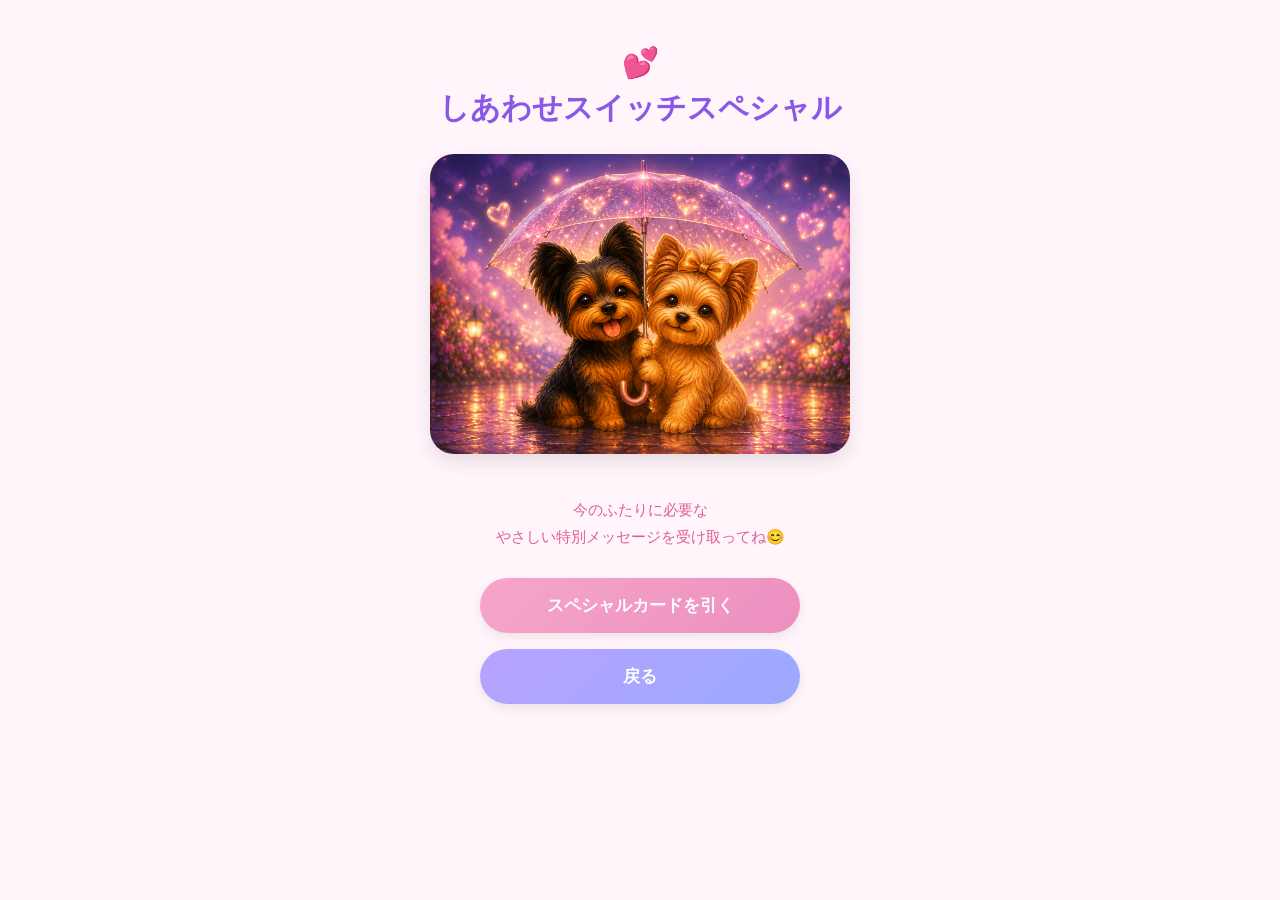
<file: love-special.html>
<!DOCTYPE html>
<html lang="ja">
<head>
<meta charset="UTF-8">
<meta name="viewport" content="width=device-width, initial-scale=1.0">

<title>相性占いスペシャル</title>

<style>
body{
  margin:0;
  padding:20px 14px 40px;
  background:#fff5fb;
  font-family:"Hiragino Kaku Gothic ProN",sans-serif;
  text-align:center;
  color:#6b4b2a;
}

.wrap{
  max-width:620px;
  margin:0 auto;
}

h1{
  color:#8a58e6;
  font-size:30px;
  line-height:1.5;
  margin-bottom:24px;
}

button{
  width:90%;
  max-width:320px;
  margin:0 auto;
  display:block;
  border:none;
  border-radius:30px;
  padding:16px 12px;
  font-size:17px;
  font-weight:bold;
  color:white;
  cursor:pointer;
  background:linear-gradient(135deg,#f6a6c8,#ec8fc0);
  box-shadow:0 4px 12px rgba(0,0,0,0.08);
}

.back{
  background:linear-gradient(135deg,#b8a3ff,#9aa9ff);
}

.card{
  max-width:260px;
  margin:0 auto 18px;
}

.card img{
  width:100%;
  border-radius:18px;
}

.copy-btn{
  margin-top:16px;
}

.hidden{
  display:none;
}

.message{
  margin:18px 0 28px;
  color:#df5d97;
  line-height:1.8;
  font-size:15px;
}

.card-name{
  margin-top:10px;
  font-size:16px;
  font-weight:bold;
  color:#6946d8;
}

.special-message{
  background:white;
  border-radius:24px;
  padding:18px 16px;
  margin:16px auto 18px;
  max-width:480px;
  color:#df5d97;
  font-size:17px;
  font-weight:bold;
  line-height:1.9;
  box-shadow:0 4px 12px rgba(0,0,0,0.05);
  white-space:pre-line;
}

.ai-note{
  max-width:480px;
  margin:0 auto 24px;
  color:#7b5b39;
  font-size:14px;
  line-height:1.8;
}

.hero-img{
  width:90%;
  max-width:420px;
  border-radius:24px;
  margin-bottom:20px;
  box-shadow:0 8px 18px rgba(0,0,0,0.10);
}
</style>
</head>

<body>

<div class="wrap">

<div id="menu">

<h1>
💕<br>
しあわせスイッチスペシャル
</h1>

<img
src="Images/cs_lovely_tarot_1.png"
class="hero-img"
alt="相性占い"
>

<div class="message">
今のふたりに必要な<br>
やさしい特別メッセージを受け取ってね😊
</div>

<button onclick="drawSpecial()">
スペシャルカードを引く
</button>

<button
class="copy-btn back"
onclick="location.href='love.html'"
>
戻る
</button>

</div>

<div id="result" class="hidden">

<h1>💕 スペシャルメッセージ</h1>

<div class="card">
  <img id="cardImage">
  <div id="cardName" class="card-name"></div>
</div>

<div id="specialMessage" class="special-message"></div>

<div class="ai-note">
もっと深く聞きたい時は、<br>
結果をコピーしてAIに送ってみてね😊<br>
「このメッセージを、今のふたりにわかりやすく教えて」<br>
と聞くと受け取りやすいよ🐾
</div>

<button class="copy-btn" onclick="copyResult()">
結果をコピー🌈
</button>

<button
class="copy-btn back"
onclick="backMenu()"
>
戻る
</button>

</div>

</div>

<script>
const cards = [
  [
    "cs_heart_compass.png",
    "心を近づける",
    "無理に答えを出さなくても大丈夫😊\n今は、やさしく気持ちを伝え合う時間を大切にしてね💕"
  ],
  [
    "cs_peace.png",
    "安心の流れ",
    "ふたりの間には、ちゃんと安心できる流れがあるよ🕊\n焦らず、やさしく進んでね🌈"
  ],
  [
    "cs_bloom.png",
    "やさしく育つ",
    "今はゆっくり育っていくタイミング🌸\n急がなくても、ふたりの流れはちゃんと進んでいるよ😊"
  ],
  [
    "cs_universe.png",
    "宇宙応援タイム",
    "見えないところでも、ふたりを応援する流れはちゃんと動いているよ✨\n安心して大丈夫😊"
  ],
  [
    "cs_release.png",
    "力を抜く",
    "ちゃんとしなきゃを少しお休みしてみてね🫧\n自然体のほうが、やさしい空気が流れやすいよ💕"
  ],
  [
    "cs_lucky.png",
    "軽い追い風",
    "ふわっと動いた先に、うれしい流れがありそう🍀\n今日は軽やかさを大切にしてみてね😊"
  ],
  [
    "cs_shine.png",
    "そのままで大丈夫",
    "無理に変わらなくても大丈夫☀️\nふたりらしいペースを大切にしてね💕"
  ],
  [
    "cs_rest.png",
    "少し休憩",
    "今は答えを急がなくても大丈夫🌙\n安心できる時間を増やしてみてね😊"
  ]
];

let resultText = "";

function drawSpecial(){
  const card = cards[Math.floor(Math.random() * cards.length)];

  document.getElementById("menu").classList.add("hidden");
  document.getElementById("result").classList.remove("hidden");

  document.getElementById("cardImage").src = "Images/" + card[0];
  document.getElementById("cardName").textContent = card[1];
  document.getElementById("specialMessage").textContent = card[2];

  resultText =
`【相性占いスペシャル】

${card[1]}

${card[2]}

このメッセージを、
今のふたりにわかりやすく
やさしく教えてください🌈

決めつけず、
安心できる言葉で
短めにお願いします😊`;

  window.scrollTo(0,0);
}

function copyResult(){
  navigator.clipboard.writeText(resultText);
  alert("コピーしたよ🌈");
}

function backMenu(){
  document.getElementById("result").classList.add("hidden");
  document.getElementById("menu").classList.remove("hidden");
  window.scrollTo(0,0);
}
</script>

</body>
</html>
</file>
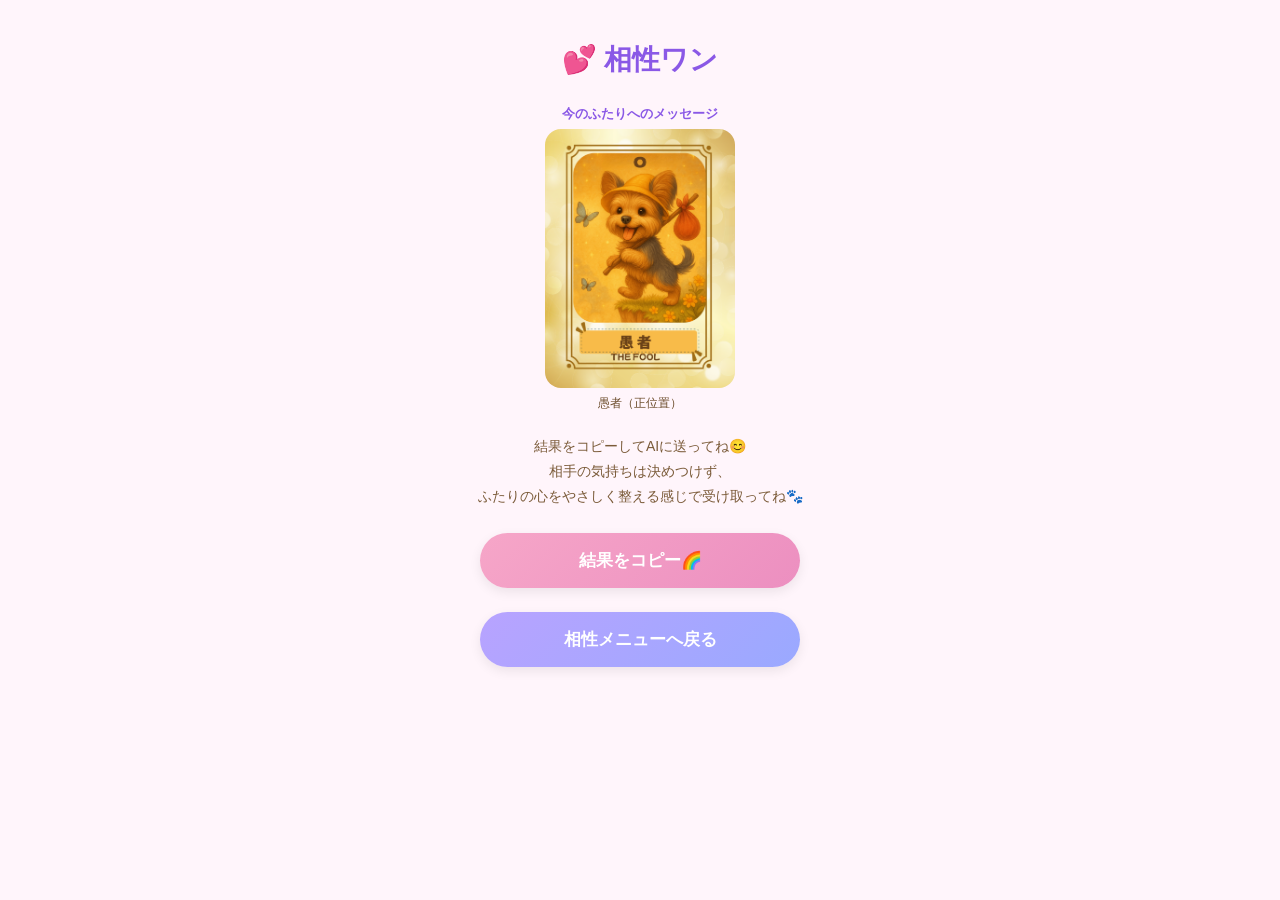
<file: love-tarot.html>
<!DOCTYPE html>
<html lang="ja">
<head>
<meta charset="UTF-8">
<meta name="viewport" content="width=device-width, initial-scale=1.0">
<title>チャッピー＆サリーの相性タロット</title>

<style>
body{
  margin:0;
  padding:20px 14px 40px;
  background:#fff5fb;
  font-family:"Hiragino Kaku Gothic ProN",sans-serif;
  text-align:center;
  color:#6b4b2a;
}

.wrap{
  max-width:620px;
  margin:0 auto;
}

h1{
  color:#8a58e6;
  font-size:28px;
  margin-bottom:24px;
  line-height:1.5;
}

button{
  width:90%;
  max-width:320px;
  margin:0 auto;
  display:block;
  border:none;
  border-radius:30px;
  padding:16px 12px;
  font-size:17px;
  font-weight:bold;
  color:white;
  cursor:pointer;
  background:linear-gradient(135deg,#f6a6c8,#ec8fc0);
  box-shadow:0 4px 12px rgba(0,0,0,0.08);
}

.back{
  background:linear-gradient(135deg,#b8a3ff,#9aa9ff);
}

.card{
  text-align:center;
  width:100%;
}

.card img{
  width:100%;
  border-radius:16px;
  display:block;
}

.reversed{
  transform:rotate(180deg);
}

.card-title{
  color:#8a58e6;
  font-weight:bold;
  font-size:13px;
  margin-bottom:6px;
}

.card-name{
  font-size:12px;
  line-height:1.5;
  margin-top:6px;
}

.one-layout{
  max-width:190px;
  margin:0 auto;
}

.three-layout{
  display:grid;
  grid-template-columns:repeat(3,1fr);
  gap:10px;
  align-items:start;
  justify-items:center;
}

.copy-btn{
  width:100%;
  max-width:320px;
  margin-top:24px;
}

.ai-note{
  max-width:480px;
  margin:22px auto 0;
  color:#7b5b39;
  font-size:14px;
  line-height:1.8;
}

@media(max-width:480px){
  h1{
    font-size:25px;
  }

  button{
    font-size:15px;
    padding:15px 8px;
  }

  .card-title{
    font-size:12px;
  }

  .card-name{
    font-size:11px;
  }

  .three-layout{
    gap:8px;
  }
}
</style>
</head>

<body>

<div class="wrap">

<div id="result">
  <h1 id="title"></h1>
  <div id="cardsArea"></div>

  <div class="ai-note">
    結果をコピーしてAIに送ってね😊<br>
    相手の気持ちは決めつけず、<br>
    ふたりの心をやさしく整える感じで受け取ってね🐾
  </div>

  <button class="copy-btn" onclick="copyResult()">結果をコピー🌈</button>
  <button class="copy-btn back" onclick="location.href='love.html'">相性メニューへ戻る</button>
</div>

</div>

<script>
const cards = [
  ["00_The_Fool.png","愚者"],
  ["01_The_Magician.png","魔術師"],
  ["02_The_High_Priestess.png","女教皇"],
  ["03_The_Empress.png","女帝"],
  ["04_The_Emperor.png","皇帝"],
  ["05_The_Hierophant.png","教皇"],
  ["06_The_Lovers.png","恋人"],
  ["07_The_Chariot.png","戦車"],
  ["08_Strength.png","力"],
  ["09_The_Hermit.png","隠者"],
  ["10_Wheel_of_Fortune.png","運命の輪"],
  ["11_Justice.png","正義"],
  ["12_The_Hanged_Man.png","吊るされた男"],
  ["13_Death.png","死神"],
  ["14_Temperance.png","節制"],
  ["15_The_Devil.png","悪魔"],
  ["16_The_Tower.png","塔"],
  ["17_The_Star.png","星"],
  ["18_The_Moon.png","月"],
  ["19_The_Sun.png","太陽"],
  ["20_Judgement.png","審判"],
  ["21_The_World.png","世界"]
];

const spreads = {
  one:{
    title:"💕 相性ワン",
    layout:"one-layout",
    labels:["今のふたりへのメッセージ"]
  },
  three:{
    title:"💜 相性スリー",
    layout:"three-layout",
    labels:["私の気持ち","相手との関わり方","ふたりの流れ"]
  }
};

let resultText = "";

function shuffle(array){
  return [...array].sort(()=>Math.random()-0.5);
}

function getMode(){
  const params = new URLSearchParams(window.location.search);
  return params.get("mode") || "one";
}

function drawCards(type){
  const spread = spreads[type] || spreads.one;
  const selected = shuffle(cards).slice(0, spread.labels.length);

  document.getElementById("title").textContent = spread.title;

  const area = document.getElementById("cardsArea");
  area.className = spread.layout;
  area.innerHTML = "";

  resultText = `【${spread.title}】\n\n`;

  selected.forEach((card,index)=>{
    const direction = Math.random() > 0.5 ? "正位置" : "逆位置";
    const reverseClass = direction === "逆位置" ? "reversed" : "";
    const label = spread.labels[index];

    area.innerHTML += `
      <div class="card">
        <div class="card-title">${label}</div>

        <img
          src="Images/${card[0]}"
          class="${reverseClass}"
          alt="${card[1]}"
        >

        <div class="card-name">
          ${card[1]}（${direction}）
        </div>
      </div>
    `;

    resultText += `${label}：${card[1]}（${direction}）\n`;
  });

  if(type === "three"){
    resultText += `\nこのカードをもとに、今のふたりの流れ\n`;
  }else{
    resultText += `\n今のふたりに必要なメッセージをやさしく短く教えてください💕\n`;
  }

  resultText += `相手の気持ちは決めつけず、 ふたりの心を整えるような感じで、 安心できる言葉でお願いします😊`;

  window.scrollTo(0,0);
}

function copyResult(){
  navigator.clipboard.writeText(resultText);
  alert("コピーしたよ🌈");
}

window.addEventListener("DOMContentLoaded",()=>{
  drawCards(getMode());
});
</script>

</body>
</html>
</file>
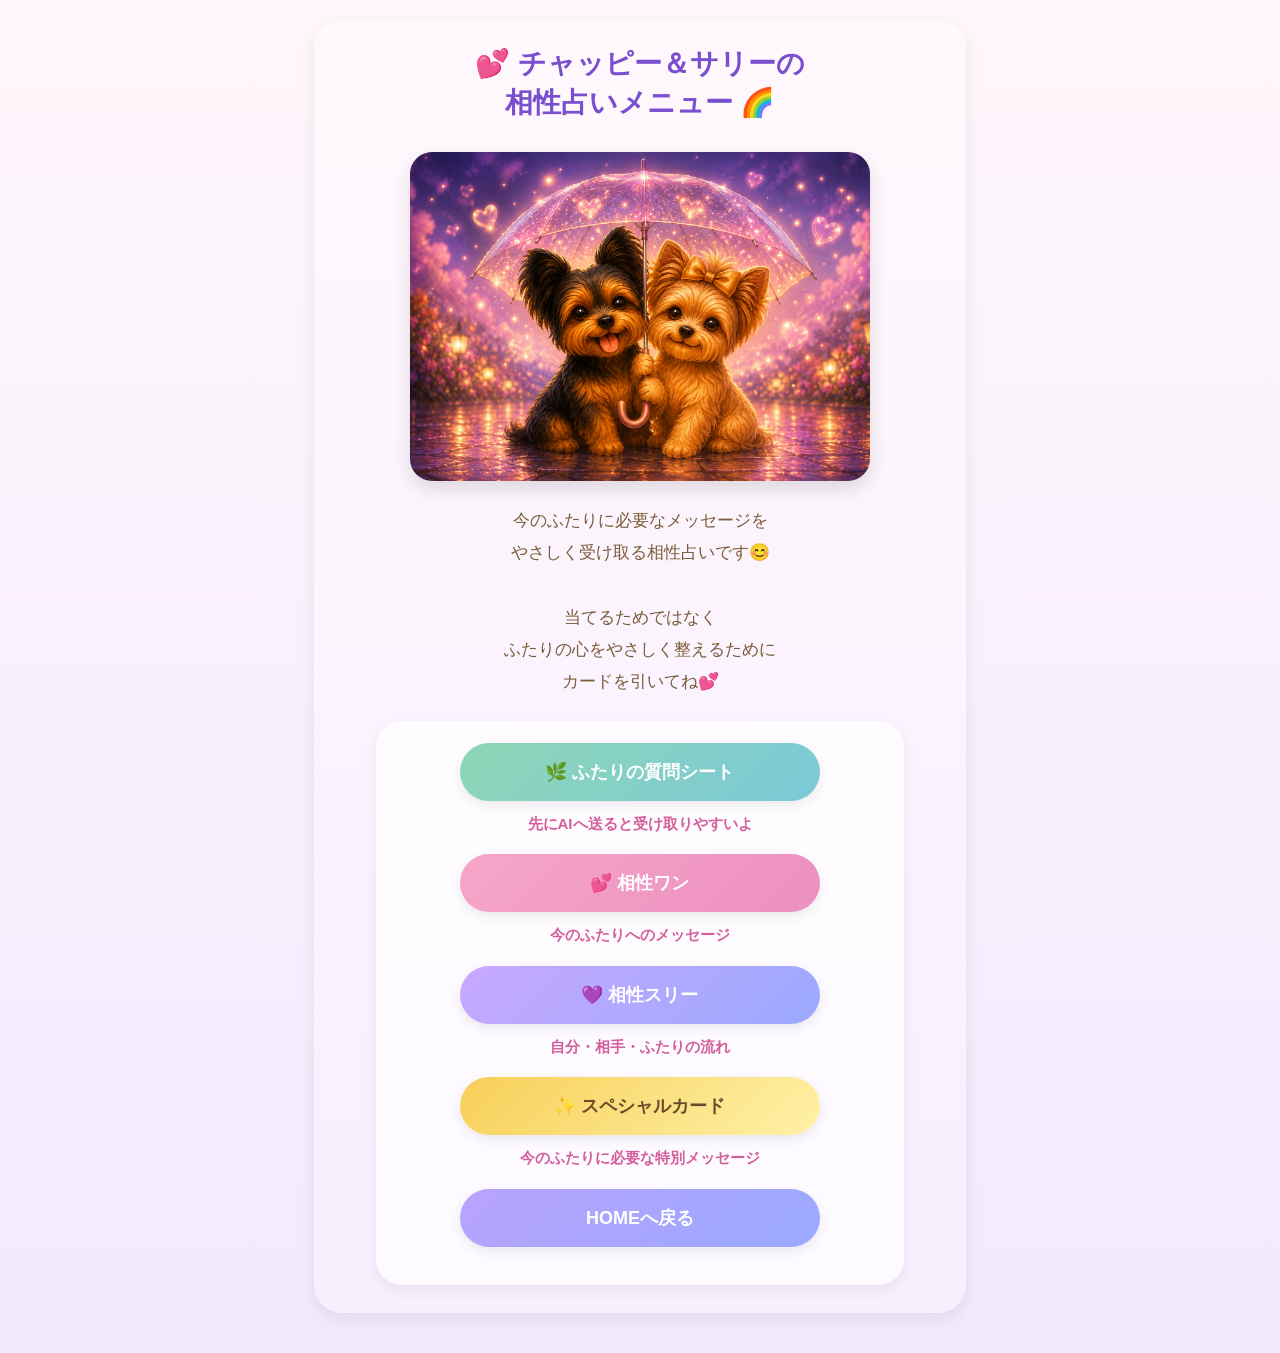
<file: love.html>
<!DOCTYPE html>
<html lang="ja">
<head>
<meta charset="UTF-8">
<meta name="viewport" content="width=device-width, initial-scale=1.0">
<title>チャッピー＆サリーの相性占いメニュー</title>

<style>
body{
  font-family:"Hiragino Kaku Gothic ProN", sans-serif;
  text-align:center;
  background:linear-gradient(180deg,#fff7fb 0%,#f3e9ff 100%);
  padding:20px 14px 40px;
  color:#5b3a1e;
  margin:0;
}

.main-card{
  width:92%;
  max-width:620px;
  margin:0 auto;
  background:linear-gradient(180deg,rgba(255,248,252,0.96),rgba(248,239,255,0.94));
  border-radius:28px;
  padding:24px 16px 28px;
  box-shadow:0 6px 18px rgba(0,0,0,0.08);
}

h1{
  font-size:28px;
  line-height:1.4;
  margin:0 0 14px;
  color:#7a4fcf;
}

.hero-img{
  width:90%;
  max-width:460px;
  border-radius:22px;
  margin:16px 0 20px;
  box-shadow:0 8px 18px rgba(0,0,0,0.12);
}

.desc{
  font-size:17px;
  line-height:1.9;
  margin:0 0 22px;
  color:#7b5b39;
  white-space:pre-line;
}

.menu-card{
  width:92%;
  max-width:500px;
  margin:18px auto 0;
  padding:22px 14px;
  background:rgba(255,255,255,0.76);
  border-radius:26px;
  box-shadow:0 6px 16px rgba(0,0,0,0.06);
}

button{
  width:90%;
  max-width:360px;
  margin:0 auto 16px;
  display:block;
  border:none;
  border-radius:30px;
  padding:17px 12px;
  font-size:18px;
  font-weight:bold;
  color:white;
  cursor:pointer;
  box-shadow:0 4px 12px rgba(0,0,0,0.08);
}

.btn-love{
  background:linear-gradient(135deg,#f6a6c8,#ec8fc0);
}

.btn-purple{
  background:linear-gradient(135deg,#c8a8ff,#9aa9ff);
}

.btn-gold{
  background:linear-gradient(135deg,#f7cf58,#fff1a8);
  color:#6b4b2a;
}

.btn-green{
  background:linear-gradient(135deg,#8fd6b5,#7bc9d8);
}

.back{
  background:linear-gradient(135deg,#b8a3ff,#9aa9ff);
  font-weight:900;
}

.caption{
  font-size:15px;
  line-height:1.7;
  color:#d45f9d;
  font-weight:bold;
  margin:-6px 0 18px;
}

.hidden{
  display:none;
}

.question-card{
  width:92%;
  max-width:500px;
  margin:18px auto 0;
  padding:22px 14px;
  background:rgba(255,255,255,0.82);
  border-radius:26px;
  box-shadow:0 6px 16px rgba(0,0,0,0.06);
}

.input-box{
  margin:16px auto;
  text-align:left;
}

label{
  display:block;
  font-weight:bold;
  color:#7a4fcf;
  margin-bottom:8px;
  font-size:15px;
}

.example{
  font-size:13px;
  color:#9a7b5d;
  line-height:1.6;
  margin-bottom:8px;
}

textarea{
  width:100%;
  min-height:74px;
  border:2px solid #f3b6d0;
  border-radius:18px;
  padding:12px;
  font-size:15px;
  font-family:inherit;
  color:#6b4b2a;
  box-sizing:border-box;
}

.result-box{
  background:#fff;
  border-radius:22px;
  padding:16px;
  margin:18px auto;
  color:#6b4b2a;
  font-size:14px;
  line-height:1.8;
  white-space:pre-line;
  text-align:left;
}

@media (max-width:480px){

  h1{
    font-size:25px;
  }

  .desc{
    font-size:15px;
  }

  button{
    font-size:16px;
  }

}
</style>
</head>

<body>

<div id="menuScreen" class="main-card">

  <h1>💕 チャッピー＆サリーの<br>相性占いメニュー 🌈</h1>

  <img
    src="Images/cs_lovely_tarot_1.png"
    class="hero-img"
    alt="相性占い表紙"
  >

  <p class="desc">今のふたりに必要なメッセージを
やさしく受け取る相性占いです😊

当てるためではなく
ふたりの心をやさしく整えるために
カードを引いてね💕</p>

  <div class="menu-card">

    <button class="btn-green"
    onclick="openQuestionSheet()">
    🌿 ふたりの質問シート
    </button>

    <div class="caption">
    先にAIへ送ると受け取りやすいよ
    </div>

    <button class="btn-love"
    onclick="location.href='love-tarot.html?mode=one'">
    💕 相性ワン
    </button>

    <div class="caption">
    今のふたりへのメッセージ
    </div>

    <button class="btn-purple"
    onclick="location.href='love-tarot.html?mode=three'">
    💜 相性スリー
    </button>

    <div class="caption">
    自分・相手・ふたりの流れ
    </div>

    <button class="btn-gold"
    onclick="location.href='love-special.html'">
    ✨ スペシャルカード
    </button>

    <div class="caption">
    今のふたりに必要な特別メッセージ
    </div>

    <button class="back"
    onclick="location.href='index.html'">
    HOMEへ戻る
    </button>

  </div>
</div>

<div id="questionScreen" class="hidden">

  <div class="main-card">

    <h1>🌿 ふたりの質問シート</h1>

    <p class="desc">
わかるところだけで大丈夫😊

コピーしてAIに送ってから
カード結果を送ると

やさしく整理してもらいやすいよ💕
    </p>

    <div class="question-card">

      <div class="input-box">
        <label>① ふたりの関係は？</label>

        <div class="example">
例）恋人、片思い、夫婦、仕事のパートナー、
仲間、友だち、家族、気になる人 など
        </div>

        <textarea id="q_relation"></textarea>
      </div>

      <div class="input-box">
        <label>② 今の距離感は？</label>

        <div class="example">
例）よく話す、最近少し距離がある、
連絡は少なめ、まだこれから仲良くなりたい など
        </div>

        <textarea id="q_distance"></textarea>
      </div>

      <div class="input-box">
        <label>③ 本当はどうなりたい？</label>

        <div class="example">
例）もっと仲良くなりたい、
安心して関わりたい、
仕事を楽しく進めたい、
自然体でいたい など
        </div>

        <textarea id="q_wish"></textarea>
      </div>

      <div class="input-box">
        <label>④ 今いちばん気になっていることは？</label>

        <div class="example">
例）相手の気持ち、これからの流れ、
私の接し方、距離感、言葉の伝え方 など
        </div>

        <textarea id="q_worry"></textarea>
      </div>

      <button class="btn-love"
      onclick="makeQuestionText()">
      文章をつくる💕
      </button>

      <button class="btn-love"
      onclick="copyQuestionText()">
      コピーする🌈
      </button>

      <button class="back"
      onclick="backMenu()">
      戻る
      </button>

      <div id="questionResult"
      class="result-box hidden"></div>

    </div>

  </div>

</div>

<script>

let questionText = "";

function openQuestionSheet(){

  document.getElementById("menuScreen")
  .classList.add("hidden");

  document.getElementById("questionScreen")
  .classList.remove("hidden");

  window.scrollTo(0,0);
}

function backMenu(){

  document.getElementById("questionScreen")
  .classList.add("hidden");

  document.getElementById("menuScreen")
  .classList.remove("hidden");

  window.scrollTo(0,0);
}

function makeQuestionText(){

  const userName =
  localStorage.getItem("tarot_userName")
  || "あなた";

  const partnerName =
  localStorage.getItem("tarot_partnerName")
  || "相棒";

  const relation =
  document.getElementById("q_relation")
  .value.trim();

  const distance =
  document.getElementById("q_distance")
  .value.trim();

  const wish =
  document.getElementById("q_wish")
  .value.trim();

  const worry =
  document.getElementById("q_worry")
  .value.trim();

  questionText =
`${partnerName}
 ${userName}です😊

【ふたりの質問の回答です】

① ふたりの関係
${relation || "未入力"}

② 今の距離感
${distance || "未入力"}

③ 本当はどうなりたいか
${wish || "未入力"}

④ 今いちばん気になっていること
${worry || "未入力"}

これから相性タロットの結果を送ります。

相手の気持ちは決めつけず、
ふたりの心をやさしく整える感じで
安心できる言葉で短めに教えてください😊`;

  document.getElementById("questionResult")
  .textContent = questionText;

  document.getElementById("questionResult")
  .classList.remove("hidden");
}

function copyQuestionText(){

  if(!questionText){
    makeQuestionText();
  }

  navigator.clipboard.writeText(questionText);

  alert("コピーしたよ🌈");
}

</script>

</body>
</html>
</file>
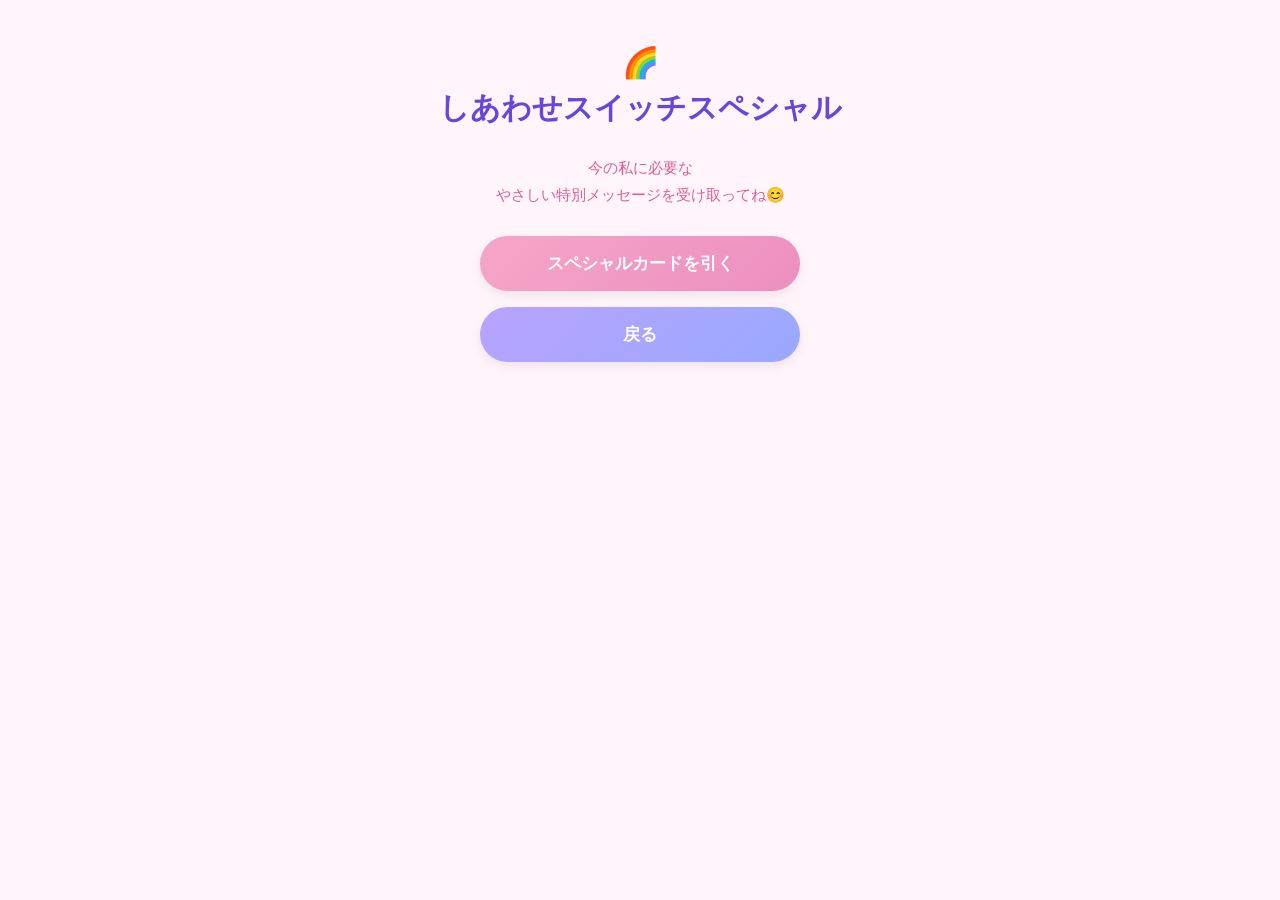
<file: special.html>
<!DOCTYPE html>
<html lang="ja">
<head>
<meta charset="UTF-8">
<meta name="viewport" content="width=device-width, initial-scale=1.0">

<title>しあわせスイッチスペシャル</title>

<style>
body{
  margin:0;
  padding:20px 14px 40px;
  background:#fff5fb;
  font-family:"Hiragino Kaku Gothic ProN",sans-serif;
  text-align:center;
  color:#6b4b2a;
}

.wrap{
  max-width:620px;
  margin:0 auto;
}

h1{
  color:#6946d8;
  font-size:30px;
  line-height:1.5;
  margin-bottom:24px;
}

button{
  width:90%;
  max-width:320px;
  margin:0 auto;
  display:block;
  border:none;
  border-radius:30px;
  padding:16px 12px;
  font-size:17px;
  font-weight:bold;
  color:white;
  cursor:pointer;
  background:linear-gradient(135deg,#f6a6c8,#ec8fc0);
  box-shadow:0 4px 12px rgba(0,0,0,0.08);
}

.back{
  background:linear-gradient(135deg,#b8a3ff,#9aa9ff);
}

.card{
  max-width:260px;
  margin:0 auto 18px;
}

.card img{
  width:100%;
  border-radius:18px;
}

.copy-btn{
  margin-top:16px;
}

.hidden{
  display:none;
}

.message{
  margin:18px 0 28px;
  color:#df5d97;
  line-height:1.8;
  font-size:15px;
}

.card-name{
  margin-top:10px;
  font-size:16px;
  font-weight:bold;
  color:#6946d8;
}

.special-message{
  background:white;
  border-radius:24px;
  padding:18px 16px;
  margin:16px auto 18px;
  max-width:480px;
  color:#df5d97;
  font-size:17px;
  font-weight:bold;
  line-height:1.9;
  box-shadow:0 4px 12px rgba(0,0,0,0.05);
  white-space:pre-line;
}

.ai-note{
  max-width:480px;
  margin:0 auto 24px;
  color:#7b5b39;
  font-size:14px;
  line-height:1.8;
}
</style>
</head>

<body>

<div class="wrap">

<div id="menu">

<h1>
🌈<br>
しあわせスイッチスペシャル
</h1>

<div class="message">
今の私に必要な<br>
やさしい特別メッセージを受け取ってね😊
</div>

<button onclick="drawSpecial()">
スペシャルカードを引く
</button>

<button
class="copy-btn back"
onclick="location.href='tarot.html'"
>
戻る
</button>

</div>

<div id="result" class="hidden">

<h1>🌈 スペシャルメッセージ</h1>

<div class="card">
  <img id="cardImage">
  <div id="cardName" class="card-name"></div>
</div>

<div id="specialMessage" class="special-message"></div>

<div class="ai-note">
もっと深く聞きたい時は、<br>
結果をコピーしてAIに送ってみてね😊<br>
「このメッセージを、今の私にわかりやすく教えて」<br>
と聞くと受け取りやすいよ🐾
</div>

<button class="copy-btn" onclick="copyResult()">
結果をコピー🌈
</button>

<button
class="copy-btn back"
onclick="backMenu()"
>
戻る
</button>

</div>

</div>

<script>
const cards = [
  [
    "cs_compass.png",
    "羅針盤",
    "今のあなたに必要な方向は、もう心の奥が知っているよ😊\n焦らず、いちばん安心する方へ進んでね🧭"
  ],
  [
    "cs_heart_compass.png",
    "心の声",
    "本音は、もうちゃんと知っているよ💗\n今日はその小さな声を、少しだけ信じてみてね😊"
  ],
  [
    "cs_miracle.png",
    "流れの切り替わり",
    "見えないところで、流れがふわっと切り替わっているよ✨\n小さな変化を受け取る準備をしてね🌈"
  ],
  [
    "cs_reset.png",
    "手放し・整え直す",
    "いったん深呼吸して大丈夫🌿\n今までのやり方を少しゆるめて、整え直してみてね😊"
  ],
  [
    "cs_universe.png",
    "宇宙応援タイム",
    "大丈夫🌌\n見えないところでも、あなたを応援する流れはちゃんと動いているよ✨"
  ],
  [
    "cs_lucky.png",
    "軽い追い風",
    "今日は軽く動いた先に、うれしい追い風がありそう🍀\n完璧じゃなくていいから、ふわっと進んでみてね😊"
  ],
  [
    "cs_shine.png",
    "自分らしく輝く",
    "あなたの光は、ちゃんと届いているよ☀️\n無理に大きく見せなくても、そのままで十分すてき😊"
  ],
  [
    "cs_release.png",
    "力を抜く・ゆるむ",
    "ちゃんとしなきゃを、少しお休みしていいよ🫧\n力を抜いた時に、やさしい流れが戻ってくるよ🌿"
  ],
  [
    "cs_peace.png",
    "安心・守られてる",
    "今は安心して大丈夫🕊\n見えないやさしさに包まれながら、ゆっくり進んでね🐾"
  ],
  [
    "cs_rest.png",
    "休む・整える",
    "休むことも、大切な前進だよ🌙\n今日は自分を責めずに、やさしく整える時間にしてね😊"
  ],
  [
    "cs_bloom.png",
    "花開く・やさしく成長",
    "ちゃんと育っているよ🌸\n今すぐ咲かなくても大丈夫。あなたのペースで花開いていくよ😊"
  ]
];

let resultText = "";

function drawSpecial(){
  const card = cards[Math.floor(Math.random() * cards.length)];

  document.getElementById("menu").classList.add("hidden");
  document.getElementById("result").classList.remove("hidden");

  document.getElementById("cardImage").src = "Images/" + card[0];
  document.getElementById("cardName").textContent = card[1];
  document.getElementById("specialMessage").textContent = card[2];

  resultText =
`【しあわせスイッチスペシャル】

${card[1]}

${card[2]}

このメッセージを、今の私にわかりやすくやさしく教えてください🌈
決めつけず、安心できる言葉で短めにお願いします😊`;

  window.scrollTo(0,0);
}

function copyResult(){
  navigator.clipboard.writeText(resultText);
  alert("コピーしたよ🌈");
}

function backMenu(){
  document.getElementById("result").classList.add("hidden");
  document.getElementById("menu").classList.remove("hidden");
  window.scrollTo(0,0);
}
</script>

</body>
</html>
</file>
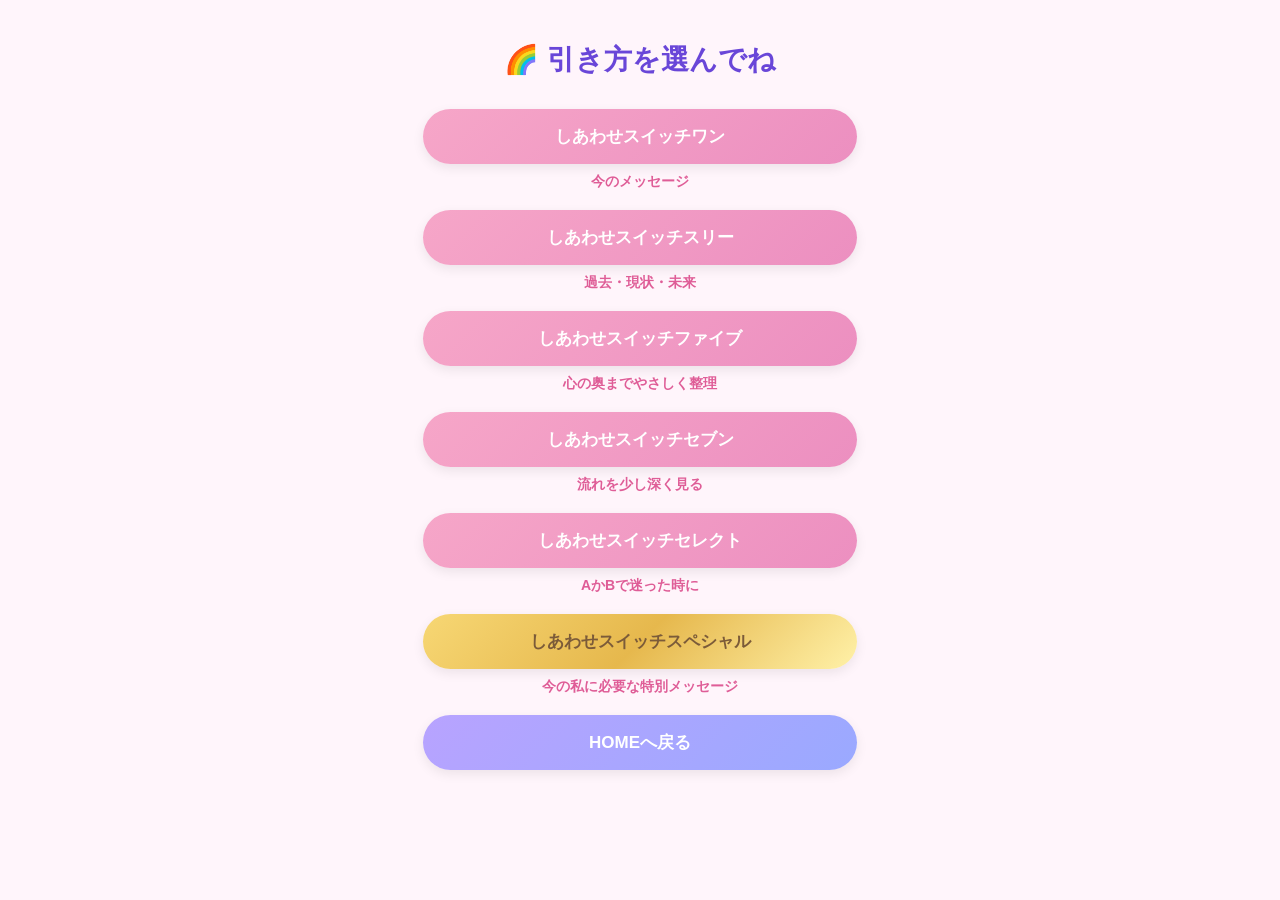
<file: tarot.html>
<!DOCTYPE html>
<html lang="ja">
<head>
<meta charset="UTF-8">
<meta name="viewport" content="width=device-width, initial-scale=1.0">
<title>チャッピー＆サリーの私に戻るタロット</title>

<style>
body{
  margin:0;
  padding:20px 14px 40px;
  background:#fff5fb;
  font-family:"Hiragino Kaku Gothic ProN",sans-serif;
  text-align:center;
  color:#6b4b2a;
}

.wrap{
  max-width:620px;
  margin:0 auto;
}

h1{
  color:#6946d8;
  font-size:28px;
  margin-bottom:28px;
  line-height:1.5;
}

.spread-grid{
  display:grid;
  grid-template-columns:1fr;
  gap:18px;
  margin-bottom:24px;
}

.menu-item{
  text-align:center;
}

button{
  width:70%;
  margin:0 auto;
  display:block;
  border:none;
  border-radius:30px;
  padding:16px 12px;
  font-size:17px;
  font-weight:bold;
  color:white;
  cursor:pointer;
  background:linear-gradient(135deg,#f6a6c8,#ec8fc0);
  box-shadow:0 4px 12px rgba(0,0,0,0.08);
}

.menu-note{
  margin-top:7px;
  font-size:14px;
  color:#df5d97;
  font-weight:bold;
  line-height:1.5;
}

.back{
  background:linear-gradient(135deg,#b8a3ff,#9aa9ff);
}

.special{
  background:linear-gradient(135deg,#f7d774,#e6b84d,#fff1a8);
  color:#7b5b39;
  font-weight:bold;
}

.hidden{
  display:none;
}

.question-box,
.select-box{
  background:#fff;
  border-radius:24px;
  padding:18px 14px;
  margin:18px 0 24px;
  box-shadow:0 4px 12px rgba(0,0,0,0.05);
}

.select-text{
  line-height:1.8;
  color:#7b5b39;
  font-size:15px;
  margin-bottom:16px;
}

.question-box textarea{
  width:90%;
  min-height:90px;
  border:2px solid #f3b6d0;
  border-radius:18px;
  padding:12px;
  font-size:16px;
  font-family:inherit;
  color:#6b4b2a;
  box-sizing:border-box;
}

.select-buttons{
  display:grid;
  grid-template-columns:1fr 1fr;
  gap:12px;
}

.select-buttons button{
  width:100%;
}

.card{
  text-align:center;
  width:100%;
}

.card img{
  width:100%;
  border-radius:16px;
  display:block;
}

.reversed{
  transform:rotate(180deg);
}

.card-title{
  color:#6946d8;
  font-weight:bold;
  font-size:13px;
  margin-bottom:6px;
}

.card-name{
  font-size:12px;
  line-height:1.5;
  margin-top:6px;
}

.one-layout{
  max-width:180px;
  margin:0 auto;
}

.three-layout{
  display:grid;
  grid-template-columns:repeat(3,1fr);
  gap:10px;
  align-items:start;
  justify-items:center;
}

.five-layout{
  display:grid;
  grid-template-columns:repeat(3,1fr);
  grid-template-rows:auto auto auto;
  gap:10px;
  align-items:start;
  justify-items:center;
}

.five-layout .card:nth-child(1){ grid-column:1; grid-row:1; }
.five-layout .card:nth-child(2){ grid-column:3; grid-row:1; }
.five-layout .card:nth-child(3){ grid-column:2; grid-row:2; }
.five-layout .card:nth-child(4){ grid-column:1; grid-row:3; }
.five-layout .card:nth-child(5){ grid-column:3; grid-row:3; }

.seven-layout{
  display:grid;
  grid-template-columns:repeat(3,1fr);
  grid-template-rows:auto auto auto;
  gap:10px;
  align-items:start;
  justify-items:center;
}

.seven-layout .card{
  transform:scale(0.9);
}

.seven-layout .card:nth-child(1){ grid-column:1; grid-row:1; }
.seven-layout .card:nth-child(2){ grid-column:2; grid-row:1; }
.seven-layout .card:nth-child(3){ grid-column:3; grid-row:1; }
.seven-layout .card:nth-child(4){ grid-column:2; grid-row:2; }
.seven-layout .card:nth-child(5){ grid-column:1; grid-row:3; }
.seven-layout .card:nth-child(6){ grid-column:2; grid-row:3; }
.seven-layout .card:nth-child(7){ grid-column:3; grid-row:3; }

.select-layout{
  display:grid;
  grid-template-columns:repeat(2, minmax(110px, 160px));
  gap:16px;
  justify-content:center;
  align-items:start;
}

.copy-btn{
  width:100%;
  max-width:320px;
  margin-top:24px;
}

@media(max-width:480px){
  h1{
    font-size:25px;
  }

  button{
    font-size:15px;
    padding:15px 8px;
  }

  .menu-note{
    font-size:13px;
  }

  .card-title{
    font-size:12px;
  }

  .card-name{
    font-size:11px;
  }

  .three-layout,
  .five-layout,
  .seven-layout{
    gap:8px;
  }

  .select-layout{
    grid-template-columns:repeat(2, minmax(110px, 150px));
    gap:14px;
  }
}
</style>
</head>

<body>

<div class="wrap">

<div id="menu">
  <h1>🌈 引き方を選んでね</h1>

  <div class="spread-grid">

    <div class="menu-item">
      <button onclick="drawCards('one')">しあわせスイッチワン</button>
      <div class="menu-note">今のメッセージ</div>
    </div>

    <div class="menu-item">
      <button onclick="openQuestion('three')">しあわせスイッチスリー</button>
      <div class="menu-note">過去・現状・未来</div>
    </div>

    <div class="menu-item">
      <button onclick="openQuestion('five')">しあわせスイッチファイブ</button>
      <div class="menu-note">心の奥までやさしく整理</div>
    </div>

    <div class="menu-item">
      <button onclick="openQuestion('seven')">しあわせスイッチセブン</button>
      <div class="menu-note">流れを少し深く見る</div>
    </div>

    <div class="menu-item">
      <button onclick="openSelectChoice()">しあわせスイッチセレクト</button>
      <div class="menu-note">AかBで迷った時に</div>
    </div>

    <div class="menu-item">
      <button class="special" onclick="location.href='special.html'">
        しあわせスイッチスペシャル
      </button>
      <div class="menu-note">今の私に必要な特別メッセージ</div>
    </div>

    <div class="menu-item">
      <button class="back" onclick="location.href='index.html'">HOMEへ戻る</button>
    </div>

  </div>
</div>

<div id="questionScreen" class="hidden">
  <h1>🌈 聞きたいことを書いてね</h1>

  <div class="question-box">
    <p class="select-text">
      今気になっていることを<br>
      自由に書いてね😊
    </p>

    <textarea id="questionInput" placeholder="例：今の私に必要なメッセージは？"></textarea>
  </div>

  <button onclick="drawCardsWithQuestion()">カードを引く🌈</button>
  <button class="copy-btn back" onclick="backMenuFromQuestion()">戻る</button>
</div>

<div id="selectChoice" class="hidden">
  <h1>しあわせスイッチセレクト</h1>

  <div class="select-box">
    <div class="select-text">
      AとBで迷った時に😊<br>
      先に「今の私はどちらが気になるか」を選んでね。<br>
      そのあとカードで、やさしく流れを見ていくよ🌈
    </div>

    <div class="select-buttons">
      <button onclick="drawSelect('A')">Aを選ぶ</button>
      <button onclick="drawSelect('B')">Bを選ぶ</button>
    </div>
  </div>

  <button class="copy-btn back" onclick="backMenuFromSelect()">戻る</button>
</div>

<div id="result" class="hidden">
  <h1 id="title"></h1>
  <div id="cardsArea"></div>

  <button class="copy-btn" onclick="copyResult()">結果をコピー🌈</button>
  <button class="copy-btn back" onclick="backMenu()">戻る</button>
</div>

</div>

<script>
const cards = [
  ["00_The_Fool.png","愚者"],
  ["01_The_Magician.png","魔術師"],
  ["02_The_High_Priestess.png","女教皇"],
  ["03_The_Empress.png","女帝"],
  ["04_The_Emperor.png","皇帝"],
  ["05_The_Hierophant.png","教皇"],
  ["06_The_Lovers.png","恋人"],
  ["07_The_Chariot.png","戦車"],
  ["08_Strength.png","力"],
  ["09_The_Hermit.png","隠者"],
  ["10_Wheel_of_Fortune.png","運命の輪"],
  ["11_Justice.png","正義"],
  ["12_The_Hanged_Man.png","吊るされた男"],
  ["13_Death.png","死神"],
  ["14_Temperance.png","節制"],
  ["15_The_Devil.png","悪魔"],
  ["16_The_Tower.png","塔"],
  ["17_The_Star.png","星"],
  ["18_The_Moon.png","月"],
  ["19_The_Sun.png","太陽"],
  ["20_Judgement.png","審判"],
  ["21_The_World.png","世界"]
];

const spreads = {
  one:{
    title:"しあわせスイッチワン",
    layout:"one-layout",
    labels:["今のメッセージ"]
  },

  three:{
    title:"しあわせスイッチスリー",
    layout:"three-layout",
    labels:["過去","現状","未来"]
  },

  five:{
    title:"しあわせスイッチファイブ",
    layout:"five-layout",
    labels:[
      "心の奥",
      "気づいてない思い",
      "今の私",
      "今必要なこと",
      "やさしい未来"
    ]
  },

  seven:{
    title:"しあわせスイッチセブン",
    layout:"seven-layout",
    labels:[
      "過去",
      "現状",
      "未来",
      "今のテーマ",
      "気づき",
      "ヒント",
      "スイッチON"
    ]
  }
};

let resultText = "";
let selectedType = "";
let questionText = "";

function shuffle(array){
  return [...array].sort(()=>Math.random()-0.5);
}

function openQuestion(type){
  selectedType = type;
  document.getElementById("menu").classList.add("hidden");
  document.getElementById("questionScreen").classList.remove("hidden");
  document.getElementById("questionInput").value = "";
  window.scrollTo(0,0);
}

function backMenuFromQuestion(){
  document.getElementById("questionScreen").classList.add("hidden");
  document.getElementById("menu").classList.remove("hidden");
  window.scrollTo(0,0);
}

function drawCardsWithQuestion(){
  questionText = document.getElementById("questionInput").value.trim();
  document.getElementById("questionScreen").classList.add("hidden");
  drawCards(selectedType);
}

function openSelectChoice(){
  document.getElementById("menu").classList.add("hidden");
  document.getElementById("selectChoice").classList.remove("hidden");
  window.scrollTo(0,0);
}

function backMenuFromSelect(){
  document.getElementById("selectChoice").classList.add("hidden");
  document.getElementById("menu").classList.remove("hidden");
  window.scrollTo(0,0);
}

function drawCards(type){
  const spread = spreads[type];
  const selected = shuffle(cards).slice(0, spread.labels.length);

  document.getElementById("menu").classList.add("hidden");
  document.getElementById("selectChoice").classList.add("hidden");
  document.getElementById("questionScreen").classList.add("hidden");
  document.getElementById("result").classList.remove("hidden");
  document.getElementById("title").textContent = spread.title;

  const area = document.getElementById("cardsArea");
  area.className = spread.layout;
  area.innerHTML = "";

  resultText = `【${spread.title}】\n\n`;

  if(questionText){
    resultText += `質問：${questionText}\n\n`;
  }

  selected.forEach((card,index)=>{
    const direction = Math.random() > 0.5 ? "正位置" : "逆位置";
    const reverseClass = direction === "逆位置" ? "reversed" : "";
    const label = spread.labels[index];

    area.innerHTML += `
      <div class="card">
        <div class="card-title">${label}</div>

        <img
          src="Images/${card[0]}"
          class="${reverseClass}"
          alt="${card[1]}"
        >

        <div class="card-name">
          ${card[1]}（${direction}）
        </div>
      </div>
    `;

    resultText += `${label}：${card[1]}（${direction}）\n`;
  });

  if(questionText){
    resultText += `\nこの質問について、出たカードをもとに、今の私に必要なことだけをやさしく短く教えてください🌈`;
  }else{
    resultText += `\nこのカードをもとに、今の私に必要なことだけを、やさしく短く教えてください🌈`;
  }

  window.scrollTo(0,0);
}

function drawSelect(choice){
  questionText = "";

  const selected = shuffle(cards).slice(0, 2);

  document.getElementById("menu").classList.add("hidden");
  document.getElementById("selectChoice").classList.add("hidden");
  document.getElementById("questionScreen").classList.add("hidden");
  document.getElementById("result").classList.remove("hidden");
  document.getElementById("title").textContent = "しあわせスイッチセレクト";

  const area = document.getElementById("cardsArea");
  area.className = "select-layout";
  area.innerHTML = "";

  resultText = `【しあわせスイッチセレクト】\n\n`;
  resultText += `私は「${choice}」を選びました😊\n\n`;

  selected.forEach((card,index)=>{
    const direction = Math.random() > 0.5 ? "正位置" : "逆位置";
    const reverseClass = direction === "逆位置" ? "reversed" : "";
    const label = index === 0 ? "Aの選択" : "Bの選択";

    area.innerHTML += `
      <div class="card">
        <div class="card-title">${label}</div>

        <img
          src="Images/${card[0]}"
          class="${reverseClass}"
          alt="${card[1]}"
        >

        <div class="card-name">
          ${card[1]}（${direction}）
        </div>
      </div>
    `;

    resultText += `${label}：${card[1]}（${direction}）\n`;
  });

  resultText += `\n私が選んだ「${choice}」について、今の私に必要なことをやさしく短く教えてください🌈\n`;
  resultText += `もう片方との違いも、決めつけずに軽く教えてください。\n`;
  resultText += `どちらが正解かを断定せず、今の気持ちを整理する感じでお願いします😊`;

  window.scrollTo(0,0);
}

function copyResult(){
  navigator.clipboard.writeText(resultText);
  alert("コピーしたよ🌈");
}

function backMenu(){
  document.getElementById("result").classList.add("hidden");
  document.getElementById("selectChoice").classList.add("hidden");
  document.getElementById("questionScreen").classList.add("hidden");
  document.getElementById("menu").classList.remove("hidden");
  window.scrollTo(0,0);
}
</script>

</body>
</html>
</file>
